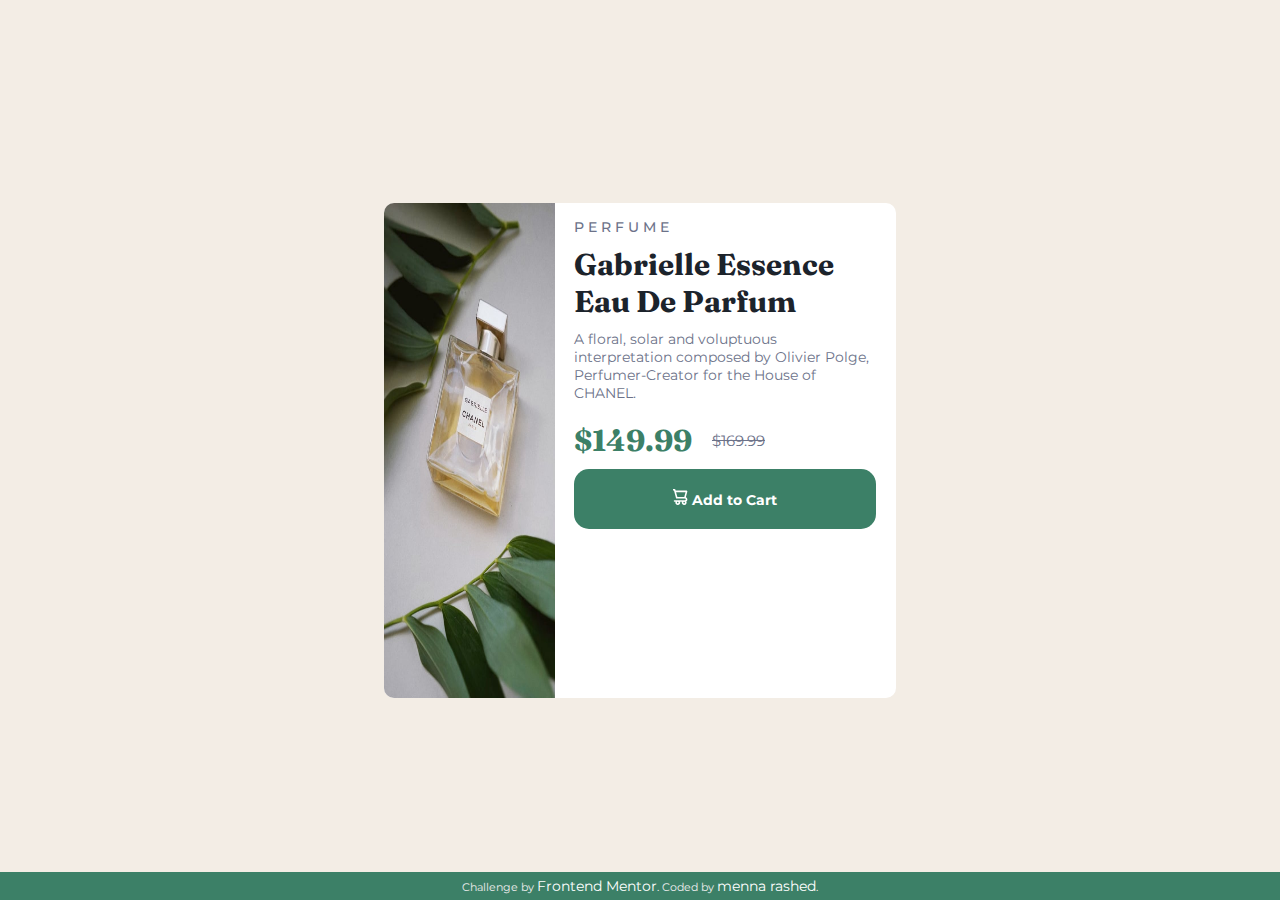
<file: product-preview-card-component-main/index.html>
<!DOCTYPE html>
<html lang="en">
<head>
    <meta charset="UTF-8">
    <meta name="viewport" content="width=device-width, initial-scale=1.0">
    <title>Frontend Mentor | Product preview card component</title>
    <link rel="icon" type="image/png" sizes="32x32" href="./images/favicon-32x32.png">
    <link rel="stylesheet" href="style.css">
    <link rel="stylesheet" href="https://fonts.google.com/specimen/Montserrat">
    <link href="https://fonts.googleapis.com/css2?family=Montserrat:ital,wght@0,300..800;1,300..800&display=swap"
        rel="stylesheet">
    <style>
        .attribution {
            font-size: 11px;
            text-align: center;
            position: fixed;
            bottom: 0;
            padding: 5px;
            background-color: hsl(158, 36%, 37%);
            color: #eee;
            width: 100%;
            transition: border .5s;
        }
        .attribution a {
            color: #fff;
            text-decoration: none;
        }
        .attribution a:hover {
            border-bottom: 2px solid #fff;
        }
    </style>
</head>
<body>
    <div class="container">
        <div class="product-img">
        </div>
        <div class="product-data">
            <p class="product-type">
                Perfume
            </p>
            <h2 class="product-name">
                Gabrielle Essence Eau De Parfum
            </h2>
            <p class="product-description">
                A floral, solar and voluptuous interpretation composed by Olivier Polge,
                Perfumer-Creator for the House of CHANEL.
            </p>
            <p class="product-price">
                <span>$149.99</span>
                <del>$169.99</del>
            </p>
            <p class="product-cart">
                <a href="#"><svg width="15" height="16" xmlns="http://www.w3.org/2000/svg">
                    <path
                        d="M14.383 10.388a2.397 2.397 0 0 0-1.518-2.222l1.494-5.593a.8.8 0 0 0-.144-.695.8.8 0 0 0-.631-.28H2.637L2.373.591A.8.8 0 0 0 1.598 0H0v1.598h.983l1.982 7.4a.8.8 0 0 0 .799.59h8.222a.8.8 0 0 1 0 1.599H1.598a.8.8 0 1 0 0 1.598h.943a2.397 2.397 0 1 0 4.507 0h1.885a2.397 2.397 0 1 0 4.331-.376 2.397 2.397 0 0 0 1.12-2.021ZM11.26 7.99H4.395L3.068 3.196h9.477L11.26 7.991Zm-6.465 6.392a.8.8 0 1 1 0-1.598.8.8 0 0 1 0 1.598Zm6.393 0a.8.8 0 1 1 0-1.598.8.8 0 0 1 0 1.598Z"
                        fill="#FFF" />
                </svg> Add to Cart</a>
            </p>
        </div>
    </div>
    <div class="attribution">
        Challenge by <a href="https://www.frontendmentor.io?ref=challenge" target="_blank">Frontend Mentor</a>.
        Coded by <a href="#">menna rashed</a>.
    </div>
</body>
</html>
</file>
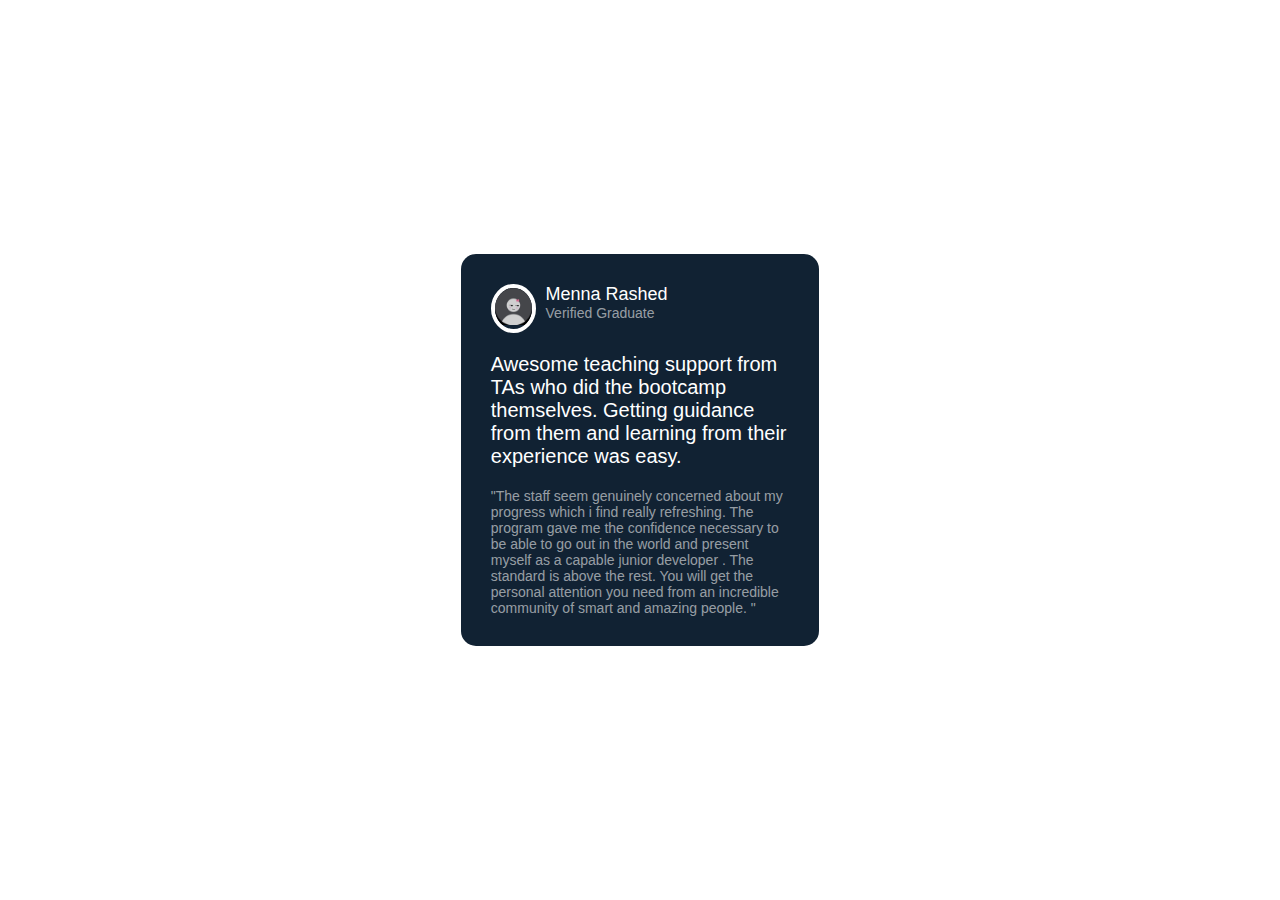
<file: task1/index.html>
<!DOCTYPE html>
<html lang="en">
<head>
    <meta charset="UTF-8">
    <meta name="viewport" content="width=device-width, initial-scale=1.0">
    <title>TASK ONE | IEEE </title>
    <link rel="stylesheet" href="style.css">
</head>
<body>
    <div class="container">
        <div class="profile">
            <div class="profile-img">
                <img src="img/girl.jpg" alt="profile image">
            </div>
            <div class="profile-name">
                <p class="name">menna rashed</p>
                <p class="title">verified graduate</p>
            </div>
        </div>
        <div class="p-one">
            Awesome teaching support from TAs who did the bootcamp themselves. 
            Getting guidance from them and learning from their experience was easy.
        </div>
        <div class="p-two">
            "The staff seem genuinely concerned about my progress which i find really refreshing. The program gave me the confidence necessary 
            to be able to go out in the world and present myself as a capable junior developer . The standard is above the rest. You will get the personal attention you 
            need from an incredible community of smart and amazing people. "
        </div>
    </div>
</body>
</html>
</file>
<file: product-preview-card-component-main/style.css>
@import url('https://fonts.googleapis.com/css2?family=Cairo:wght@200..1000&family=Fraunces:ital,opsz,wght@0,9..144,100..900;1,9..144,100..900&family=Jomhuria&family=Montserrat:ital,wght@0,100..900;1,100..900&family=Open+Sans:ital,wght@0,300..800;1,300..800&display=swap');
@import url('https://fonts.googleapis.com/css2?family=Cairo:wght@200..1000&family=Fraunces:ital,opsz,wght@0,9..144,100..900;1,9..144,100..900&family=Jomhuria&family=Montserrat:ital,wght@0,100..900;1,100..900&family=Open+Sans:ital,wght@0,300..800;1,300..800&display=swap');

* {
    margin: 0;
    padding: 0;
    box-sizing: border-box;
    font-family: "Montserrat", sans-serif;
    font-size: 14px;
}
body {
    width: 100%;
    height: 100vh;
    background-color: #f2ebe3ea;
    display: flex;
    justify-content: center;
    align-items: center;
}
.container {
    width: 80%;
    background-color: hsl(0, 0%, 100%);
    border-radius: 10px;
    -webkit-border-radius: 10px;
    -moz-border-radius: 10px;
    -ms-border-radius: 10px;
    -o-border-radius: 10px;
    overflow: hidden;
}
.container .product-img {
    width: 100%;
    height: 250px;
    background-image: url(images/image-product-mobile.jpg);
    background-size: 100% 100%;
    background-repeat: no-repeat;
}
.container .product-data {
    padding: 15px 20px ;
}
.container .product-data .product-type {
    color: hsl(228, 12%, 48%);
    text-transform: uppercase;
    letter-spacing: 4px;
    font-weight: 500;
}
.container .product-data .product-name {
    color: hsl(212, 21%, 14%);
    font-family: "Fraunces", serif;
    font-weight: 700;
    font-size: 30px;
    margin: 10px 0;
    padding-right: 10px;
}
.container .product-data .product-description {
    color: hsl(228, 12%, 48%);
    margin-bottom: 20px;
    font-size: 14px;
}
.container .product-data .product-price {
    display: flex;
    align-items: center;
    gap: 20px;
    margin-bottom: 10px;
}
.container .product-data .product-price span {
    color: hsl(158, 36%, 37%);
    font-family: "Fraunces", serif;
    font-weight: bold;
    font-size: 30px;
}
.container .product-data .product-price del {
    color: hsl(228, 12%, 48%);
    font-size: 15px;
}
.container .product-data .product-cart {
    background-color:hsl(158, 36%, 37%);
    border-radius: 15px;
    -webkit-border-radius: 15px;
    -moz-border-radius: 15px;
    -ms-border-radius: 15px;
    -o-border-radius: 15px;
    text-align: center;
    overflow: hidden;
}

.container .product-data .product-cart a {
    text-decoration: none;
    font-weight: bold;
    color: hsl(0, 0%, 100%);
    display: block;
    width: 100%;
    padding: 20px;
}
.container .product-data .product-cart a:hover {
    background-color: hsl(158, 39%, 16%);
}
/* Small devices (portrait tablets and large phones, 600px and up) */
@media only screen and (min-width: 560px) {
    .container {
        width: 60%;
    }
}

/* Medium devices (landscape tablets, 768px and up) */
@media only screen and (min-width: 768px) {
    .container {
        width: 50%;
    }
}

/* Large devices (laptops/desktops, 992px and up) */
@media only screen and (min-width: 992px) {
    .container {
        width: 50%;
        height: 55vh;
        display: flex;
    }
    .container .product-img {
        height: 100%;
        background-image: url(images/image-product-desktop.jpg);
        background-size: 100% 100%;
    }
    .container .product-data {
        display: flex;
        flex-direction: column;
    }
}

/* for very large screen */
@media only screen and (min-width: 1200px) {
    .container {
            width: 40%;
            height: 55vh;
        }

    .container .product-img {
        height: 100%;
        background-image: url(images/image-product-desktop.jpg);
        background-size: 90% 100%;
    }
    .container .product-data {
        padding-left: 0;
        display: flex;
        flex-direction: column;
    }
    
}
</file>
<file: task1/style.css>
* {
    padding: 0;
    margin: 0;
    font-family: Verdana, Geneva, Tahoma, sans-serif, Times, serif;
    box-sizing: border-box;
}
:root {
    --text-color: #fff;
    --te-color: #f0f0f09c;
}
body {
    width: 100%;
    height: 100vh;
    display: flex;
    justify-content: center;
    align-items: center;
}
.container {
    width: 60%;
    background-color: #123;
    padding: 30px;
    border-radius: 15px;
    -webkit-border-radius: 15px;
    -moz-border-radius: 15px;
    -ms-border-radius: 15px;
    -o-border-radius: 15px;
}
.container .profile {
    width: 100%;
    margin-bottom: 20px;
    display: flex;
    gap: 10px;
}
.container .profile .profile-img {
    width: 15%;
    border: 4px solid var(--text-color);
    border-radius: 50%;
    -webkit-border-radius: 50%;
    -moz-border-radius: 50%;
    -ms-border-radius: 50%;
    -o-border-radius: 50%;
    overflow: hidden;
}
.container .profile .profile-img img {
    width: 100%;
}
.container .profile .profile-name .name{
    color: var(--text-color);
    font-size: 18px;
    text-transform: capitalize;
}  
.container .profile .profile-name .title {
    font-size: 14px;
    text-transform: capitalize;
    color: var(--te-color);
}
.container .p-one {
    margin-bottom: 20px;
    font-weight: 500;
    font-size: 20px;
    color: var(--text-color)
}
.container .p-two {
    color: var(--te-color);
    font-size: 14px;
}

/* Extra small devices (phones, 600px and down) */
@media only screen and (max-width: 600px) {
    .container {
        width: 60%;
    }
}

/* Small devices (portrait tablets and large phones, 600px and up) */
@media only screen and (min-width: 600px) {
    .container {
        width: 45%
    }
}

/* Medium devices (landscape tablets, 768px and up) */
@media only screen and (min-width: 768px) {
    .container {
        width: 35%;
    }
}

/* Large devices (laptops/desktops, 992px and up) */
@media only screen and (min-width: 992px) {
    .container {
        width: 32%;
    }
}

/* Extra large devices (large laptops and desktops, 1200px and up) */
@media only screen and (min-width: 1200px) {
    .container {
            width: 28%;
    }
}
</file>
